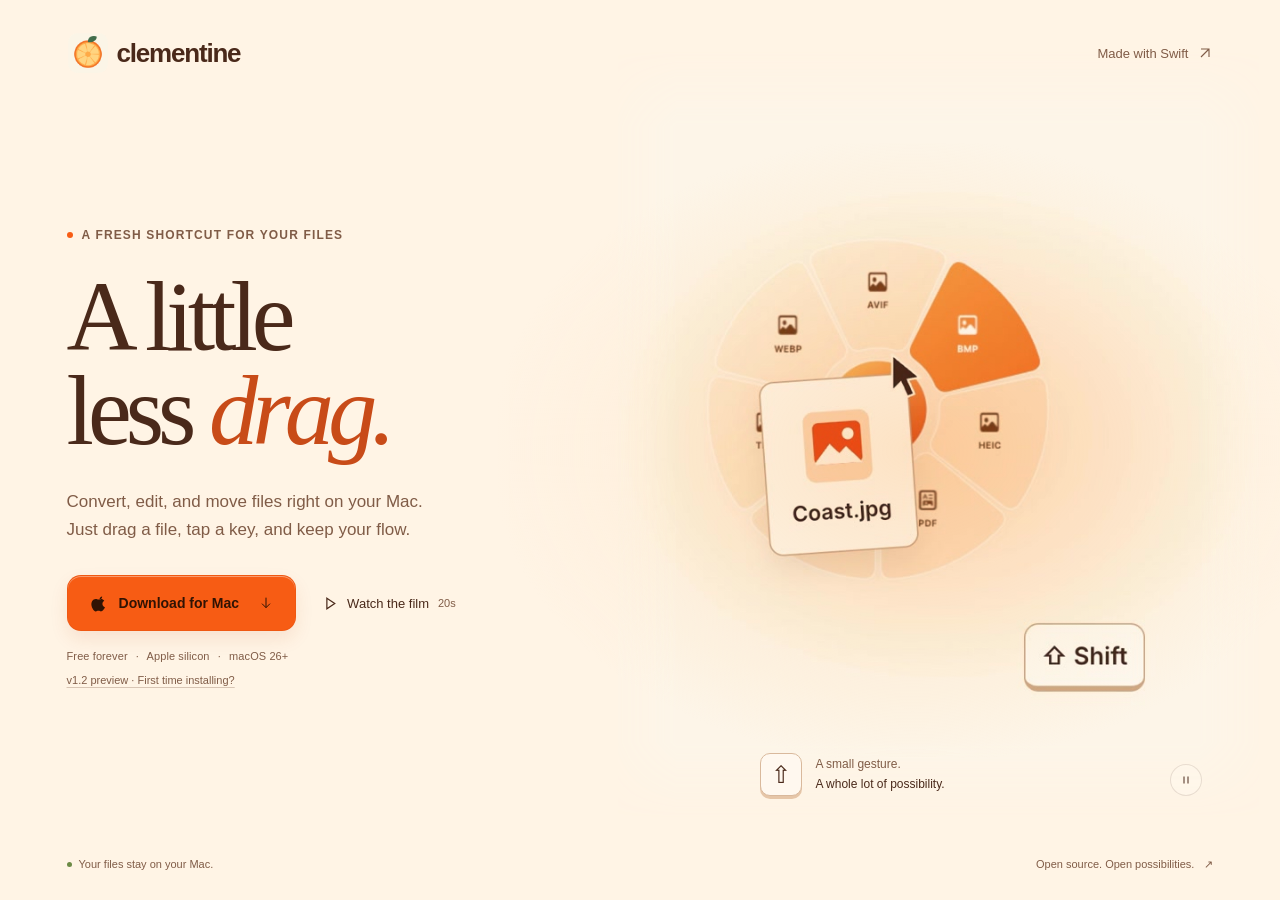
<file: website/index.html>
<!doctype html>
<html lang="en">
<head>
  <meta charset="utf-8">
  <meta name="viewport" content="width=device-width, initial-scale=1">
  <meta name="theme-color" content="#fff4e5">
  <title>Clementine — A little less drag.</title>
  <meta name="description" content="A fresh shortcut for your files. Convert, edit, and move files right on your Mac with Clementine. Free, local, and made with Swift.">
  <link rel="canonical" href="https://corypearl.github.io/clementine/">
  <meta property="og:type" content="website">
  <meta property="og:title" content="Clementine — A little less drag.">
  <meta property="og:description" content="Convert, edit, and move files right on your Mac. Free. Local. Made with Swift.">
  <meta property="og:url" content="https://corypearl.github.io/clementine/">
  <meta property="og:image" content="https://corypearl.github.io/clementine/assets/social.jpg">
  <meta name="twitter:card" content="summary_large_image">
  <link rel="icon" href="assets/icon.png" type="image/png">
  <link rel="apple-touch-icon" href="assets/icon.png">
  <link rel="stylesheet" href="styles.css">
  <script src="app.js" defer></script>
</head>
<body>
  <div class="page">
    <header>
      <a class="brand" href="./" aria-label="Clementine home"><img src="assets/icon.png" width="42" height="42" alt=""><span>clementine</span></a>
      <a class="source" href="https://github.com/CoryPearl/clementine" target="_blank" rel="noopener noreferrer">Made with Swift <svg viewBox="0 0 20 20" aria-hidden="true"><path d="M5 15 15 5M5 5h10v10"/></svg></a>
    </header>

    <main>
      <div class="hero-copy">
        <p class="eyebrow"><span aria-hidden="true"></span> A fresh shortcut for your files</p>
        <h1>A little<br> less <em>drag.</em></h1>
        <p class="description">Convert, edit, and move files right on your Mac. Just drag a file, tap a key, and keep your flow.</p>
        <div class="cta-row">
          <a class="download" href="https://github.com/CoryPearl/clementine/releases/download/v1.2.0-preview/Clementine.zip" aria-label="Download Clementine for Mac, version 1.2 preview">
            <svg viewBox="0 0 24 24" fill="currentColor" aria-hidden="true"><path d="M16.6 3.1c-.8.1-1.8.6-2.4 1.3-.5.6-1 1.6-.8 2.5.9.1 1.8-.5 2.4-1.2.6-.7.9-1.7.8-2.6ZM20.2 16.7c-.5 1.2-.8 1.7-1.5 2.7-.9 1.2-2.1 2.6-3.5 2.6-1.2 0-1.6-.8-3.3-.8-1.6 0-2.1.8-3.3.8-1.3.1-2.5-1.3-3.4-2.5C2.7 16 2.3 11.4 3.9 9c1.1-1.7 2.9-2.7 4.6-2.7 1.4 0 2.3.8 3.4.8 1.1 0 1.8-.8 3.4-.8 1.4 0 2.9.8 4 2.1-3.5 1.9-2.9 6.9.9 8.3Z"/></svg>
            Download for Mac <svg class="arrow" viewBox="0 0 24 24" aria-hidden="true"><path d="M12 4v15m-6-6 6 6 6-6"/></svg>
          </a>
          <button class="watch" id="watch-film" type="button"><svg viewBox="0 0 24 24" aria-hidden="true"><path d="m9 6 9 6-9 6Z"/></svg> Watch the film <span>20s</span></button>
        </div>
        <p class="compatibility">Free forever <span>·</span> Apple silicon <span>·</span> macOS 26+</p>
        <button class="install-link" id="open-install" type="button">v1.2 preview · First time installing?</button>
      </div>

      <div class="hero-art" aria-label="Animated demonstration of Clementine converting a file">
        <div class="art-light" aria-hidden="true"></div>
        <video id="hero-video" autoplay loop muted playsinline preload="metadata" poster="assets/hero-poster.jpg" aria-hidden="true">
          <source src="assets/hero-loop.mp4" type="video/mp4">
        </video>
        <div class="art-caption"><span class="keycap">⇧</span><span>A small gesture.<br><strong>A whole lot of possibility.</strong></span></div>
        <button class="motion-toggle" id="toggle-motion" type="button" aria-label="Pause animation" aria-pressed="false"><svg class="pause-icon" viewBox="0 0 24 24" aria-hidden="true"><path d="M8 5v14M16 5v14"/></svg><svg class="play-icon" viewBox="0 0 24 24" aria-hidden="true"><path d="m9 6 9 6-9 6Z"/></svg></button>
      </div>
    </main>

    <footer><p><span class="privacy-dot" aria-hidden="true"></span> Your files stay on your Mac.</p><a href="https://github.com/CoryPearl/clementine" target="_blank" rel="noopener noreferrer">Open source. Open possibilities. <span aria-hidden="true">↗</span></a></footer>
  </div>

  <dialog id="film-dialog" aria-labelledby="film-title">
    <div class="dialog-top"><h2 id="film-title">A little less drag.</h2><button class="close-dialog" type="button" aria-label="Close film">✕</button></div>
    <video id="launch-film" controls playsinline preload="none" poster="assets/social.jpg"><source src="assets/clementine-film.mp4" type="video/mp4"><a href="assets/clementine-film.mp4">Download the film</a></video>
    <p class="film-caption">A staged demonstration using Clementine’s actual interface.</p>
  </dialog>

  <dialog id="install-dialog" aria-labelledby="install-title">
    <div class="dialog-top"><h2 id="install-title">One little first step.</h2><button class="close-dialog" type="button" aria-label="Close installation help">✕</button></div>
    <p>This preview is locally signed and isn’t notarized by Apple yet. macOS may ask you to approve it the first time.</p>
    <ol><li>Unzip the download and move Clementine to Applications.</li><li>Open Clementine. If macOS blocks it, open <strong>System Settings → Privacy &amp; Security</strong> and choose <strong>Open Anyway</strong> after checking the app’s source.</li><li>Look for the orange icon in your menu bar. Drag a file and tap <strong>Shift</strong> to convert, <strong>Command</strong> for tools, or <strong>Control</strong> for actions.</li></ol>
    <p class="install-note">Apple silicon · macOS 26 or later · about 397 MB. Some native document formats use Apple’s Pages, Numbers, or Keynote apps.</p>
    <a class="release-link" href="https://github.com/CoryPearl/clementine/releases/tag/v1.2.0-preview" target="_blank" rel="noopener noreferrer">Release notes, checksum &amp; source ↗</a>
  </dialog>
</body>
</html>
</file>
<file: website/styles.css>
:root{color-scheme:light;--cream:#fff4e5;--ink:#4a291a;--muted:#805c47;--orange:#f75c14;--line:#4a291a20}*{box-sizing:border-box}html,body{margin:0;min-width:320px;background:var(--cream);color:var(--ink)}body{font-family:-apple-system,BlinkMacSystemFont,"Segoe UI",sans-serif;-webkit-font-smoothing:antialiased}.page{height:100svh;min-height:650px;padding:25px 5.2vw 22px;display:flex;flex-direction:column;overflow:hidden}a{color:inherit;text-decoration:none}button{font:inherit;color:inherit;cursor:pointer}button,a{-webkit-tap-highlight-color:transparent}button:focus-visible,a:focus-visible{outline:3px solid #9c360c;outline-offset:6px}header,footer{display:flex;justify-content:space-between;align-items:center;position:relative;z-index:2}header{height:56px;flex-shrink:0}.brand{display:flex;align-items:center;gap:8px;font-size:26px;font-weight:650;letter-spacing:-1.2px}.brand img{border-radius:11px}.source{display:flex;gap:9px;align-items:center;font-size:13px;color:var(--muted)}.source svg{width:16px;height:16px;fill:none;stroke:currentColor;stroke-width:1.4}main{flex:1;min-height:0;display:grid;grid-template-columns:1fr 1fr;align-items:center;position:relative}.hero-copy{position:relative;z-index:2;padding-bottom:15px;max-width:670px}.eyebrow{display:flex;align-items:center;gap:9px;font-size:12px;letter-spacing:1.15px;text-transform:uppercase;font-weight:600;margin:0 0 28px;color:var(--muted)}.eyebrow>span{width:6px;height:6px;background:var(--orange);border-radius:50%}h1{font-family:Georgia,"Times New Roman",serif;font-weight:400;font-size:clamp(68px,7.7vw,124px);letter-spacing:-6px;line-height:.96;margin:0 0 29px}h1 em{font-weight:400;color:#c84b18}.description{font-size:17px;line-height:1.65;max-width:380px;margin:0 0 31px;color:var(--muted)}.cta-row{display:flex;align-items:center;gap:23px;flex-wrap:wrap}.download{display:inline-flex;gap:11px;align-items:center;justify-content:center;background:var(--orange);color:#301304;min-height:56px;padding:0 21px;border-radius:14px;font-size:14px;font-weight:650;border:1px solid #b339061f;box-shadow:0 8px 18px #b947181a,inset 0 1px 0 #ffffff60;transition:background .2s,transform .2s,box-shadow .2s}.download:hover{background:#ff702c;transform:translateY(-2px);box-shadow:0 12px 25px #b9471824}.download svg{width:19px;height:21px}.download .arrow{width:16px;height:18px;fill:none;stroke:currentColor;stroke-width:1.5;margin-left:8px}.watch{border:0;background:transparent;padding:12px 0;display:flex;align-items:center;gap:7px;font-size:13px}.watch>svg{height:21px;width:21px;fill:none;stroke:currentColor;stroke-width:1.4}.watch>span{color:var(--muted);font-size:11px;margin-left:2px}.watch:hover,.source:hover,footer a:hover,.install-link:hover{color:#b03b0a}.compatibility{font-size:11px;color:var(--muted);margin:19px 0 8px;letter-spacing:.1px}.compatibility>span{margin:0 5px}.install-link{font-size:11px;color:var(--muted);padding:0;background:none;border:0;text-decoration:underline;text-decoration-color:#805c474f;text-underline-offset:3px}.hero-art{height:100%;max-height:820px;position:relative;min-width:0;isolation:isolate;align-self:center}.art-light{position:absolute;inset:8% -20% 12% -25%;background:radial-gradient(ellipse,#ffd7ad90 0%,#ffe9cf50 45%,#fff4e500 72%);z-index:-1}.hero-art>video{position:absolute;width:120%;height:100%;left:-8%;top:-4%;object-fit:contain;mix-blend-mode:multiply}.art-caption{position:absolute;bottom:7%;left:21%;display:flex;align-items:center;gap:13px;font-size:12px;line-height:1.65;color:var(--muted)}.art-caption strong{font-weight:500;color:var(--ink)}.keycap{display:grid;place-items:center;width:42px;height:43px;background:#fff8ef;border:1px solid #d9b99c;border-radius:10px;box-shadow:0 3px 0 #e6c6a8;font-size:24px;color:var(--ink)}.motion-toggle{position:absolute;right:2%;bottom:7%;height:32px;width:32px;border:1px solid var(--line);background:#fff7ebbb;border-radius:50%;display:grid;place-items:center}.motion-toggle svg{width:12px;height:14px;fill:none;stroke:currentColor;stroke-width:2}.motion-toggle .play-icon{display:none}.motion-toggle[aria-pressed=true] .pause-icon{display:none}.motion-toggle[aria-pressed=true] .play-icon{display:block}footer{font-size:11px;min-height:28px;flex-shrink:0;color:var(--muted)}footer p{margin:0;display:flex;align-items:center;gap:7px}.privacy-dot{width:5px;height:5px;border-radius:50%;background:#6c8a45}footer a>span{margin-left:7px}dialog{padding:24px;max-width:min(1000px,92vw);max-height:90svh;border:1px solid #d9b99c;border-radius:24px;background:var(--cream);color:var(--ink);box-shadow:0 30px 100px #4a291a40}dialog::backdrop{background:#342016aa;backdrop-filter:blur(12px)}.dialog-top{display:flex;align-items:center;justify-content:space-between;gap:35px;margin-bottom:18px}.dialog-top h2{font-family:Georgia,serif;font-weight:400;font-size:28px;margin:0}.close-dialog{border:1px solid var(--line);background:transparent;width:32px;height:32px;border-radius:50%;flex-shrink:0}#launch-film{width:100%;max-height:70svh;display:block;border-radius:12px}.film-caption{font-size:11px;color:var(--muted);margin:14px 0 0}#install-dialog{max-width:530px;padding:30px}#install-dialog p,#install-dialog li{font-size:14px;line-height:1.65;color:var(--muted)}#install-dialog ol{padding-left:23px}#install-dialog li{padding-left:3px;margin:12px 0}#install-dialog .install-note{font-size:12px}.release-link{font-size:13px;text-decoration:underline;text-underline-offset:4px}
@media(min-width:1600px){.page{padding-left:max(5.2vw,calc((100vw - 1540px)/2));padding-right:max(5.2vw,calc((100vw - 1540px)/2))}}
@media(max-width:1100px){.cta-row{gap:14px}.download{padding:0 16px}h1{letter-spacing:-4px}.description{max-width:330px;font-size:16px}.eyebrow{font-size:10px}.hero-art>video{width:145%;left:-19%}.art-caption{left:17%;font-size:11px}}
@media(max-width:720px){.page{min-height:620px;padding:15px 23px 16px}header{height:43px}.brand{font-size:23px}.brand img{width:34px;height:34px}.source{font-size:11px}.source svg{width:12px}main{display:flex;flex-direction:column;justify-content:center;align-items:stretch;gap:0}.hero-copy{padding:6px 0 0;max-width:none;flex-shrink:0}.eyebrow{margin:0 0 15px;font-size:9px;letter-spacing:1px}h1{font-size:clamp(58px,13.5vw,91px);letter-spacing:-3.5px;line-height:.95;margin-bottom:17px}h1 br{display:none}.description{max-width:360px;font-size:14px;line-height:1.55;margin-bottom:18px}.cta-row{gap:16px;flex-wrap:nowrap}.download{font-size:12px;min-height:48px;padding:0 14px;border-radius:12px;gap:8px}.download .arrow{margin-left:1px;width:13px}.download svg{width:16px}.watch{font-size:11px;gap:4px}.watch>span{display:none}.compatibility{font-size:10px;margin-top:12px}.install-link{font-size:10px}.hero-art{height:min(37svh,360px);width:100%;flex-shrink:1;min-height:180px;max-width:440px;align-self:center}.hero-art>video{width:100%;height:142%;left:0;top:-18%;object-fit:contain}.art-light{inset:0 -10%}.art-caption{left:12%;bottom:1%;font-size:10px;gap:10px;line-height:1.5}.keycap{height:32px;width:32px;font-size:19px;border-radius:8px}.motion-toggle{bottom:1%;right:7%;width:28px;height:28px}footer{font-size:9px;min-height:18px}footer a{font-size:0}footer a::before{content:"Source on GitHub";font-size:9px}footer a>span{font-size:10px;margin-left:4px}#install-dialog{padding:23px}.dialog-top h2{font-size:25px}dialog{padding:16px;border-radius:18px}}
@media(max-height:740px) and (min-width:721px){.page{min-height:540px;padding-top:15px;padding-bottom:12px}.eyebrow{margin-bottom:20px}h1{font-size:88px;margin-bottom:22px}.description{margin-bottom:23px}.hero-art{max-height:580px}.art-caption,.motion-toggle{bottom:3%}}
@media(max-height:700px) and (max-width:720px){.page{min-height:550px}h1{font-size:58px}.eyebrow{margin-bottom:10px}.description{margin-bottom:12px}.hero-art{height:27svh;min-height:140px}.art-caption{display:none}.hero-art>video{top:-20%}}
@media(max-height:520px) and (min-width:600px){.page{min-height:360px;padding:10px 4vw}header{height:35px}main{display:grid;grid-template-columns:1.15fr 1fr}.hero-copy{padding:7px 0}.eyebrow{display:none}h1{font-size:58px;letter-spacing:-3px;line-height:.95;margin:0 0 11px}h1 br{display:none}.description{font-size:12px;line-height:1.5;max-width:330px;margin-bottom:11px}.download{min-height:39px;font-size:11px;padding:0 12px}.watch{font-size:10px}.cta-row{gap:10px}.compatibility{margin-top:9px;font-size:9px}.install-link{font-size:9px}.hero-art{height:100%;min-height:0;width:100%}.hero-art>video{height:130%;top:-20%;width:100%;left:0}.art-caption{display:none}.motion-toggle{bottom:6%;right:7%}footer{font-size:9px}}
.hero-art>video{mask-image:linear-gradient(to right,transparent,#000 12%,#000 88%,transparent),linear-gradient(to bottom,transparent,#000 10%,#000 90%,transparent);mask-composite:intersect}
@media(max-width:720px){.art-caption{display:none}}
@media(prefers-reduced-motion:reduce){*,*::before,*::after{scroll-behavior:auto!important;transition:none!important}.hero-art>video{visibility:hidden}.hero-art::before{content:"";position:absolute;inset:-4% -12% 4% -8%;background:url('assets/hero-poster.jpg') center/contain no-repeat;mix-blend-mode:multiply;mask-image:linear-gradient(to right,transparent,#000 12%,#000 88%,transparent)}.hero-art.motion-enabled>video{visibility:visible}.hero-art.motion-enabled::before{display:none}}
</file>
